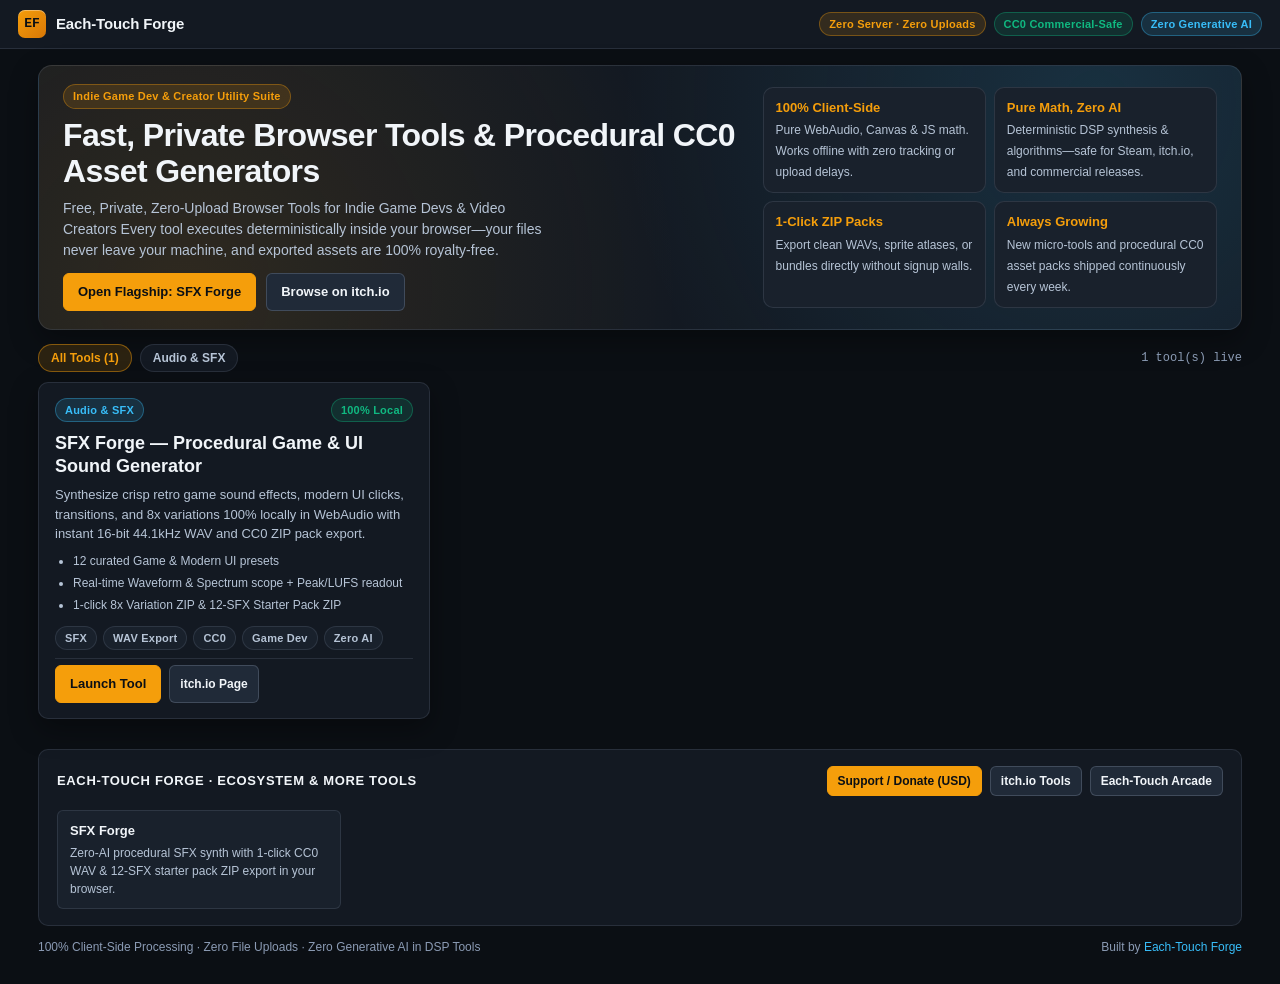
<file: docs/index.html>
<!doctype html>
<html lang="en">
<head>
  <meta charset="utf-8" />
  <meta name="viewport" content="width=device-width, initial-scale=1" />
  <title>Each-Touch Forge — Free Browser Micro-Tools &amp; CC0 Game Dev Assets</title>
  <meta name="description" content="Free, Private, Zero-Upload Browser Tools for Indie Game Devs &amp; Video Creators No signups, no uploads, commercial-safe CC0 procedural exports." />
  <link rel="canonical" href="https://each-touch.github.io/forge-tools/" />
  <meta property="og:type" content="website" />
  <meta property="og:title" content="Each-Touch Forge — Browser Micro-Tools &amp; CC0 Assets" />
  <meta property="og:description" content="Free, Private, Zero-Upload Browser Tools for Indie Game Devs &amp; Video Creators" />
  <meta property="og:url" content="https://each-touch.github.io/forge-tools/" />
  <link rel="icon" href="data:image/svg+xml,%3Csvg xmlns='http://www.w3.org/2000/svg' viewBox='0 0 32 32'%3E%3Crect width='32' height='32' rx='7' fill='%23f59e0b'/%3E%3Ctext x='16' y='21' text-anchor='middle' font-family='monospace' font-weight='800' font-size='14' fill='%230b0f14'%3EEF%3C/text%3E%3C/svg%3E" />
  <link rel="stylesheet" href="./shared/theme.css" />
  <script type="application/ld+json">{"@context": "https://schema.org", "@type": "WebSite", "name": "Each-Touch Forge", "url": "https://each-touch.github.io/forge-tools/", "description": "Free, Private, Zero-Upload Browser Tools for Indie Game Devs & Video Creators", "mainEntity": {"@type": "ItemList", "itemListElement": [{"@type": "ListItem", "position": 1, "name": "SFX Forge — Procedural Game & UI Sound Generator", "url": "https://each-touch.github.io/forge-tools/sfx-forge/"}]}}</script>
  <style>
    .hub-main {
      max-width: 1240px;
      margin: 0 auto;
      padding: 16px 18px 12px;
    }
    .hub-hero {
      background: radial-gradient(circle at 88% 14%, rgba(56, 189, 248, 0.14), transparent 44%),
                  radial-gradient(circle at 12% 85%, rgba(245, 158, 11, 0.12), transparent 46%),
                  var(--bg-surface);
      border: 1px solid var(--border-subtle);
      border-radius: var(--radius-lg);
      padding: 18px 24px;
      display: grid;
      grid-template-columns: 1.5fr 1fr;
      gap: 18px;
      align-items: center;
      box-shadow: var(--shadow-card);
    }
    .hub-hero h1 {
      margin: 8px 0 8px;
      font-size: clamp(22px, 3.2vw, 32px);
      line-height: 1.15;
      letter-spacing: -0.02em;
    }
    .hub-hero p {
      margin: 0 0 12px;
      color: var(--text-secondary);
      font-size: 14px;
      max-width: 62ch;
    }
    .hub-hero-cta {
      display: flex;
      gap: 10px;
      flex-wrap: wrap;
    }
    .hub-pillars {
      display: grid;
      grid-template-columns: 1fr 1fr;
      gap: 8px;
    }
    .hub-pillar {
      background: var(--bg-panel);
      border: 1px solid var(--border-subtle);
      border-radius: var(--radius-md);
      padding: 10px 12px;
    }
    .hub-pillar strong {
      display: block;
      font-size: 13px;
      color: var(--accent-amber);
      margin-bottom: 2px;
    }
    .hub-pillar span {
      font-size: 12px;
      color: var(--text-secondary);
    }
    .hub-toolbar {
      margin: 14px 0 10px;
      display: flex;
      align-items: center;
      justify-content: space-between;
      gap: 12px;
      flex-wrap: wrap;
    }
    .cat-bar {
      display: flex;
      gap: 8px;
      flex-wrap: wrap;
    }
    .cat-chip {
      padding: 6px 12px;
      border-radius: 999px;
      border: 1px solid var(--border-subtle);
      background: var(--bg-surface);
      color: var(--text-secondary);
      font-size: 12px;
      font-weight: 600;
      cursor: pointer;
    }
    .cat-chip.active {
      background: var(--accent-amber-soft);
      border-color: rgba(245, 158, 11, 0.45);
      color: var(--accent-amber);
    }
    .hub-grid {
      display: grid;
      grid-template-columns: repeat(auto-fill, minmax(320px, 1fr));
      gap: 14px;
    }
    .hub-card {
      background: var(--bg-surface);
      border: 1px solid var(--border-subtle);
      border-radius: var(--radius-md);
      padding: 15px 16px;
      display: flex;
      flex-direction: column;
      gap: 8px;
      box-shadow: var(--shadow-card);
      transition: border-color 0.16s ease, transform 0.16s ease;
    }
    .hub-card:hover {
      border-color: rgba(56, 189, 248, 0.5);
      transform: translateY(-2px);
    }
    .hub-card-top {
      display: flex;
      align-items: center;
      justify-content: space-between;
      gap: 8px;
    }
    .hub-card h2 {
      margin: 2px 0 0;
      font-size: 18px;
      line-height: 1.25;
    }
    .hub-card h2 a {
      color: var(--text-primary);
    }
    .hub-card-desc {
      margin: 0;
      color: var(--text-secondary);
      font-size: 13px;
    }
    .hub-highlights {
      margin: 0;
      padding-left: 18px;
      color: var(--text-secondary);
      font-size: 12px;
      display: flex;
      flex-direction: column;
      gap: 4px;
    }
    .hub-tags {
      display: flex;
      gap: 6px;
      flex-wrap: wrap;
      margin-top: auto;
      padding-top: 4px;
    }
    .hub-card-actions {
      display: flex;
      gap: 8px;
      flex-wrap: wrap;
      padding-top: 6px;
      border-top: 1px solid var(--border-subtle);
    }
    @media (max-width: 820px) {
      .hub-hero {
        grid-template-columns: 1fr;
        padding: 20px 16px;
      }
      .hub-pillars {
        grid-template-columns: 1fr;
      }
      .hub-grid {
        grid-template-columns: 1fr;
      }
    }
  </style>
</head>
<body>
  <header class="forge-topbar">
    <a class="forge-brand" href="./">
      <span class="forge-logo-mark">EF</span>
      <span>Each-Touch Forge</span>
    </a>
    <div class="forge-badges">
      <span class="badge badge-amber">Zero Server · Zero Uploads</span>
      <span class="badge badge-green">CC0 Commercial-Safe</span>
      <span class="badge badge-cyan">Zero Generative AI</span>
    </div>
  </header>

  <main class="hub-main">
    <section class="hub-hero">
      <div>
        <span class="badge badge-amber">Indie Game Dev &amp; Creator Utility Suite</span>
        <h1>Fast, Private Browser Tools &amp; Procedural CC0 Asset Generators</h1>
        <p>Free, Private, Zero-Upload Browser Tools for Indie Game Devs &amp; Video Creators Every tool executes deterministically inside your browser—your files never leave your machine, and exported assets are 100% royalty-free.</p>
        <div class="hub-hero-cta">
          <a class="btn btn-primary" href="./sfx-forge/">Open Flagship: SFX Forge</a>
          <a class="btn" href="https://each-touch.itch.io/" target="_blank" rel="noopener noreferrer">Browse on itch.io</a>
        </div>
      </div>
      <div class="hub-pillars">
        <div class="hub-pillar">
          <strong>100% Client-Side</strong>
          <span>Pure WebAudio, Canvas &amp; JS math. Works offline with zero tracking or upload delays.</span>
        </div>
        <div class="hub-pillar">
          <strong>Pure Math, Zero AI</strong>
          <span>Deterministic DSP synthesis &amp; algorithms—safe for Steam, itch.io, and commercial releases.</span>
        </div>
        <div class="hub-pillar">
          <strong>1-Click ZIP Packs</strong>
          <span>Export clean WAVs, sprite atlases, or bundles directly without signup walls.</span>
        </div>
        <div class="hub-pillar">
          <strong>Always Growing</strong>
          <span>New micro-tools and procedural CC0 asset packs shipped continuously every week.</span>
        </div>
      </div>
    </section>

    <div class="hub-toolbar" id="tools">
      <div class="cat-bar" id="cat-bar">
        <button class="cat-chip active" type="button" data-cat="all">All Tools (1)</button><button class="cat-chip" type="button" data-cat="Audio &amp; SFX">Audio &amp; SFX</button>
      </div>
      <span class="mono" style="color: var(--text-muted); font-size: 12px;">1 tool(s) live</span>
    </div>

    <section class="hub-grid" id="hub-grid">
      
            <article class="hub-card" data-category="Audio &amp; SFX">
              <div class="hub-card-top">
                <span class="badge badge-cyan">Audio &amp; SFX</span>
                <span class="badge badge-green">100% Local</span>
              </div>
              <h2><a href="./sfx-forge/">SFX Forge — Procedural Game &amp; UI Sound Generator</a></h2>
              <p class="hub-card-desc">Synthesize crisp retro game sound effects, modern UI clicks, transitions, and 8x variations 100% locally in WebAudio with instant 16-bit 44.1kHz WAV and CC0 ZIP pack export.</p>
              <ul class="hub-highlights"><li>12 curated Game &amp; Modern UI presets</li><li>Real-time Waveform &amp; Spectrum scope + Peak/LUFS readout</li><li>1-click 8x Variation ZIP &amp; 12-SFX Starter Pack ZIP</li></ul>
              <div class="hub-tags"><span class="badge">SFX</span><span class="badge">WAV Export</span><span class="badge">CC0</span><span class="badge">Game Dev</span><span class="badge">Zero AI</span></div>
              <div class="hub-card-actions">
                <a class="btn btn-primary" href="./sfx-forge/">Launch Tool</a>
                <a class="btn btn-sm" href="https://each-touch.itch.io/sfx-forge" target="_blank" rel="noopener noreferrer">itch.io Page</a>
              </div>
            </article>
            
    </section>
  </main>

  <footer id="forge-monetization-footer"></footer>

  <script src="./site-config.js"></script>
  <script src="./shared/monetization.js"></script>
  <script>
    (function () {
      var chips = document.querySelectorAll(".cat-chip");
      var cards = document.querySelectorAll(".hub-card");
      chips.forEach(function (chip) {
        chip.addEventListener("click", function () {
          var cat = chip.getAttribute("data-cat");
          chips.forEach(function (c) { c.classList.remove("active"); });
          chip.classList.add("active");
          cards.forEach(function (card) {
            card.style.display = (cat === "all" || card.getAttribute("data-category") === cat) ? "flex" : "none";
          });
        });
      });
    })();
  </script>
</body>
</html>
</file>
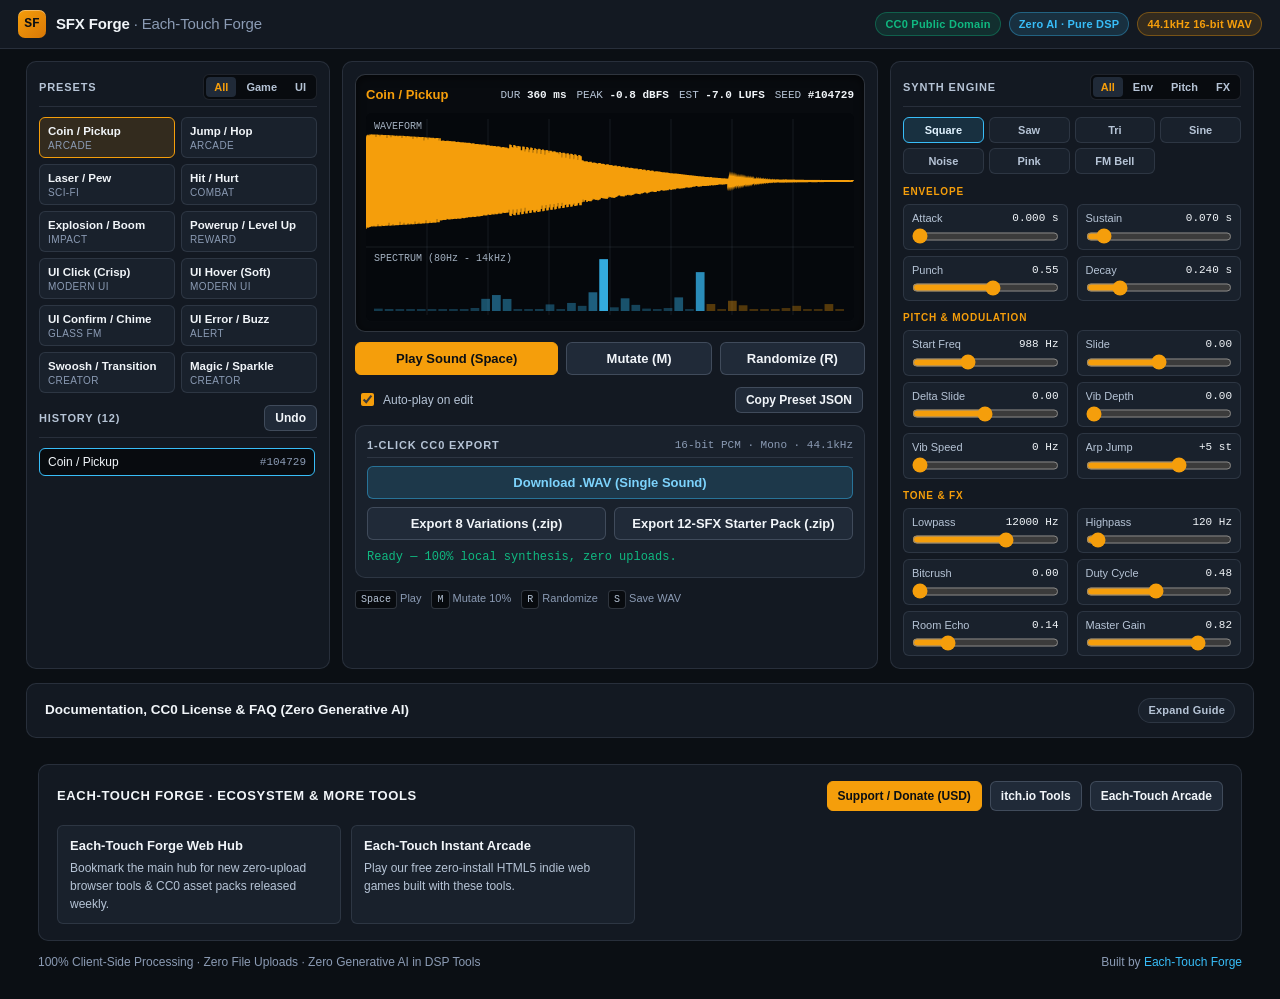
<file: docs/sfx-forge/index.html>
<!doctype html>
<html lang="en">
<head>
  <meta charset="utf-8" />
  <meta name="viewport" content="width=device-width, initial-scale=1" />
  <title>SFX Forge — Procedural Game &amp; UI Sound Effect Generator (CC0 WAV &amp; ZIP)</title>
  <meta name="description" content="Free zero-AI procedural sound effect generator for indie game devs and video creators. Synthesize retro arcade &amp; modern UI SFX locally and export 16-bit 44.1kHz WAV or 12-SFX CC0 ZIP packs in 1 click." />
  <link rel="canonical" href="https://each-touch.github.io/forge-tools/sfx-forge/" />
  <meta property="og:type" content="website" />
  <meta property="og:title" content="SFX Forge — Procedural Game &amp; UI Sound Generator" />
  <meta property="og:description" content="100% browser-based DSP synth. Generate Coin, Jump, Laser, UI Click, Swoosh &amp; 8x variation CC0 ZIP packs with zero generative AI." />
  <meta property="og:url" content="https://each-touch.github.io/forge-tools/sfx-forge/" />
  <link rel="icon" href="data:image/svg+xml,%3Csvg xmlns='http://www.w3.org/2000/svg' viewBox='0 0 32 32'%3E%3Crect width='32' height='32' rx='7' fill='%23f59e0b'/%3E%3Ctext x='16' y='21' text-anchor='middle' font-family='monospace' font-weight='800' font-size='14' fill='%230b0f14'%3ESF%3C/text%3E%3C/svg%3E" />
  <link rel="stylesheet" href="../shared/theme.css" />
  <link rel="stylesheet" href="./style.css" />
  <script type="application/ld+json">
  {
    "@context": "https://schema.org",
    "@type": "SoftwareApplication",
    "name": "SFX Forge",
    "applicationCategory": "MultimediaApplication",
    "operatingSystem": "Web Browser",
    "offers": {
      "@type": "Offer",
      "price": "0",
      "priceCurrency": "USD"
    },
    "description": "Zero-AI procedural game and UI sound effect synthesizer running 100% client-side with 1-click 16-bit 44.1kHz WAV and CC0 ZIP pack export."
  }
  </script>
  <script type="application/ld+json">
  {
    "@context": "https://schema.org",
    "@type": "FAQPage",
    "mainEntity": [
      {
        "@type": "Question",
        "name": "Are sounds exported from SFX Forge commercial-safe and CC0?",
        "acceptedAnswer": {
          "@type": "Answer",
          "text": "Yes. Every sound is synthesized deterministically on your device from pure mathematical waveforms and filters with zero generative AI or copyrighted samples. All exported WAVs and ZIP packs are released under CC0 1.0 Public Domain."
        }
      },
      {
        "@type": "Question",
        "name": "Do my audio settings or files get uploaded to a server?",
        "acceptedAnswer": {
          "@type": "Answer",
          "text": "No. SFX Forge runs 100% inside your browser using JavaScript PCM buffers and WebAudio, making it completely private and usable offline."
        }
      },
      {
        "@type": "Question",
        "name": "What audio format does SFX Forge export?",
        "acceptedAnswer": {
          "@type": "Answer",
          "text": "Uncompressed 16-bit PCM mono WAV at 44,100 Hz, compatible with Godot, Unity, Unreal, Premiere, DaVinci Resolve, and CapCut."
        }
      }
    ]
  }
  </script>
</head>
<body data-forge-slug="sfx-forge">
  <header class="forge-topbar">
    <a class="forge-brand" href="../">
      <span class="forge-logo-mark">SF</span>
      <span>SFX Forge <span style="color: var(--text-muted); font-weight: 500;">· Each-Touch Forge</span></span>
    </a>
    <div class="forge-badges">
      <span class="badge badge-green">CC0 Public Domain</span>
      <span class="badge badge-cyan">Zero AI · Pure DSP</span>
      <span class="badge badge-amber">44.1kHz 16-bit WAV</span>
    </div>
  </header>

  <main class="sfx-shell">
    <section class="studio-grid" aria-label="SFX Synthesizer Console">
      <!-- Left Rail: Presets & History -->
      <aside class="studio-card">
        <div class="panel-head">
          <span class="panel-title">Presets</span>
          <div class="seg-tabs" role="tablist" aria-label="Preset Categories">
            <button class="seg-tab active" type="button" data-cat-tab="all">All</button>
            <button class="seg-tab" type="button" data-cat-tab="game">Game</button>
            <button class="seg-tab" type="button" data-cat-tab="ui">UI</button>
          </div>
        </div>
        <div class="preset-grid" id="preset-grid"></div>

        <div class="panel-head" style="margin-top: 2px;">
          <span class="panel-title">History (12)</span>
          <button class="btn btn-sm" type="button" id="btn-undo">Undo</button>
        </div>
        <div class="history-list" id="history-list" aria-label="Sound History"></div>
      </aside>

      <!-- Center Stage: Scope, Transport & Batch Export -->
      <section class="studio-card center-stage">
        <div class="oled-frame">
          <div class="oled-hud">
            <span class="oled-name" id="hud-name">Coin / Pickup</span>
            <div class="oled-metrics mono">
              <span>DUR <strong id="hud-dur">0 ms</strong></span>
              <span>PEAK <strong id="hud-peak">0.0 dBFS</strong></span>
              <span>EST <strong id="hud-lufs">-14.0 LUFS</strong></span>
              <span>SEED <strong id="hud-seed">#104729</strong></span>
            </div>
          </div>
          <canvas id="scope-canvas" class="scope-canvas" aria-label="Waveform and Frequency Spectrum"></canvas>
        </div>

        <div class="transport-row">
          <button class="btn btn-primary btn-play-main" type="button" id="btn-play">Play Sound (Space)</button>
          <button class="btn" type="button" id="btn-mutate">Mutate (M)</button>
          <button class="btn" type="button" id="btn-random">Randomize (R)</button>
        </div>

        <div class="transport-subrow">
          <label class="toggle-label">
            <input type="checkbox" id="toggle-autoplay" checked />
            <span>Auto-play on edit</span>
          </label>
          <button class="btn btn-sm" type="button" id="btn-copy-json">Copy Preset JSON</button>
        </div>

        <div class="export-deck">
          <div class="panel-head" style="padding-bottom: 4px;">
            <span class="panel-title">1-Click CC0 Export</span>
            <span class="mono" style="font-size: 11px; color: var(--text-muted);">16-bit PCM · Mono · 44.1kHz</span>
          </div>
          <div class="export-grid">
            <button class="btn btn-cyan btn-full" type="button" id="btn-export-wav">Download .WAV (Single Sound)</button>
            <button class="btn" type="button" id="btn-export-var-zip">Export 8 Variations (.zip)</button>
            <button class="btn" type="button" id="btn-export-pack-zip">Export 12-SFX Starter Pack (.zip)</button>
          </div>
          <div class="status-strip mono" id="export-status" role="status" aria-live="polite">Ready — 100% local synthesis, zero uploads.</div>
        </div>

        <div class="shortcut-strip">
          <span><span class="kbd">Space</span> Play</span>
          <span><span class="kbd">M</span> Mutate 10%</span>
          <span><span class="kbd">R</span> Randomize</span>
          <span><span class="kbd">S</span> Save WAV</span>
        </div>
      </section>

      <!-- Right Rack: Waveform & Synth Parameters -->
      <aside class="studio-card rack-card">
        <div class="panel-head">
          <span class="panel-title">Synth Engine</span>
          <div class="seg-tabs" role="tablist" aria-label="Parameter Sections">
            <button class="seg-tab active" type="button" data-rack-tab="all">All</button>
            <button class="seg-tab" type="button" data-rack-tab="envelope">Env</button>
            <button class="seg-tab" type="button" data-rack-tab="pitch">Pitch</button>
            <button class="seg-tab" type="button" data-rack-tab="tone">FX</button>
          </div>
        </div>
        <div class="wave-pills" id="wave-pills" role="group" aria-label="Waveform"></div>
        <div class="rack-scroll" id="param-rack"></div>
      </aside>
    </section>

    <details class="seo-docs">
      <summary>
        <span>Documentation, CC0 License &amp; FAQ (Zero Generative AI)</span>
        <span class="badge">Expand Guide</span>
      </summary>
      <div class="seo-docs-grid">
        <article class="seo-block">
          <h2>How to Use SFX Forge</h2>
          <ul>
            <li>Pick any <strong>Game</strong> or <strong>Modern UI</strong> preset on the left rail.</li>
            <li>Press <strong>Mutate (M)</strong> for subtle organic variants so repeated hits or UI clicks never sound robotic.</li>
            <li>Download a single <strong>.WAV</strong>, export <strong>8 Variations (.zip)</strong>, or grab the complete <strong>12-SFX Starter Pack (.zip)</strong> with manifest &amp; license inside.</li>
          </ul>
        </article>
        <article class="seo-block">
          <h2>CC0 Commercial License &amp; Zero AI</h2>
          <p>Every waveform is synthesized live using deterministic oscillators, FM bells, envelopes, and state-variable filters in your browser. Zero neural models or third-party recordings are used.</p>
          <p>All outputs are dedicated to the public domain (<strong>CC0 1.0</strong>) for indie games, YouTube, TikTok, and commercial software.</p>
        </article>
        <article class="seo-block">
          <h2>Quick FAQ</h2>
          <p><strong>Does anything upload to a server?</strong> No. Synthesis, WAV encoding, and ZIP archiving happen locally in memory.</p>
          <p><strong>Engine compatibility?</strong> Exports standard uncompressed 44.1kHz 16-bit mono WAV ready for Godot, Unity, Unreal, CapCut, Premiere, and DaVinci Resolve.</p>
        </article>
      </div>
    </details>
  </main>

  <footer id="forge-monetization-footer"></footer>

  <script src="../site-config.js"></script>
  <script src="../shared/monetization.js"></script>
  <script src="./app.js"></script>
</body>
</html>
</file>
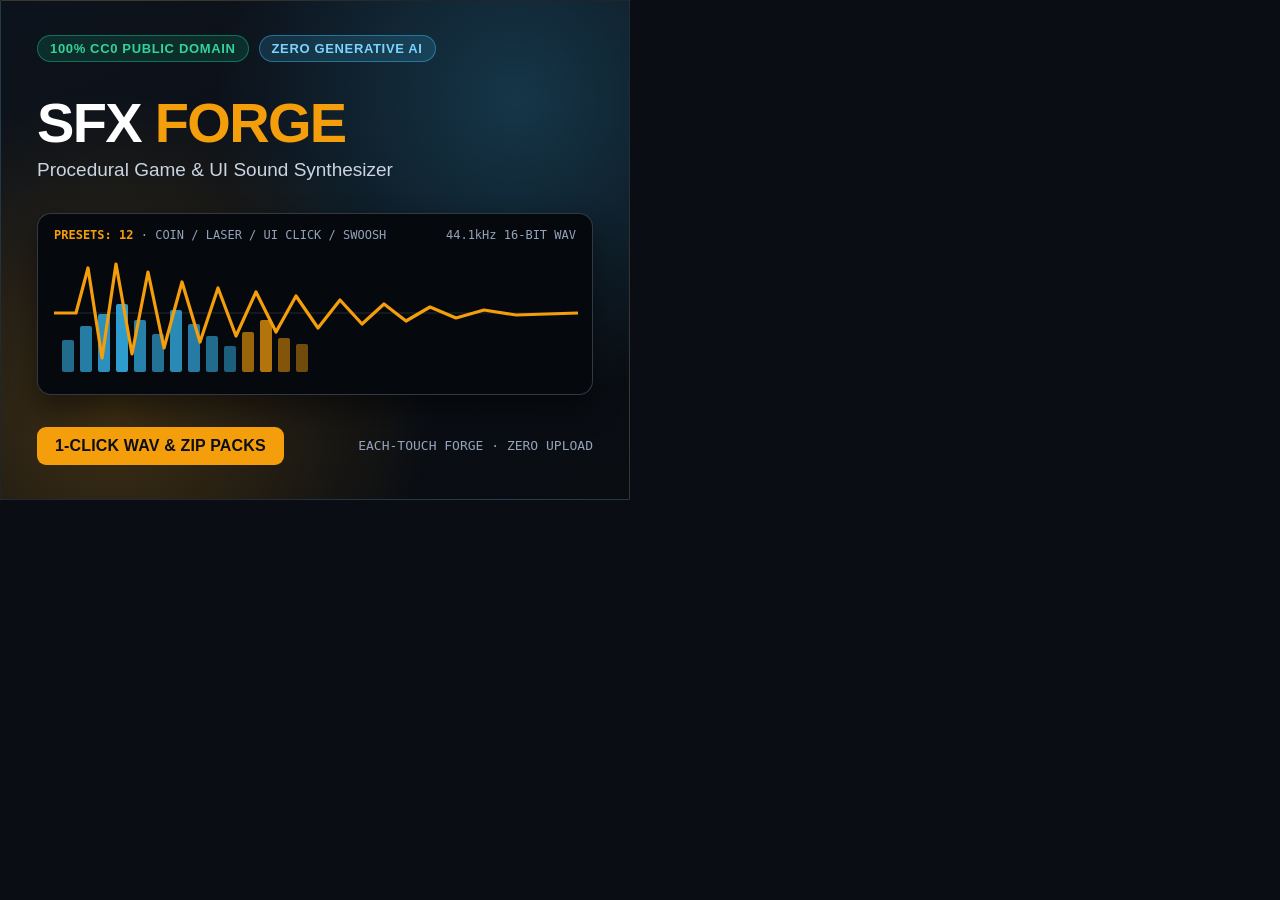
<file: scripts/render_cover.html>
<!doctype html>
<html lang="en">
<head>
  <meta charset="utf-8" />
  <style>
    * { box-sizing: border-box; }
    html, body {
      margin: 0;
      padding: 0;
      width: 630px;
      height: 500px;
      overflow: hidden;
      background: #0a0e14;
      color: #f8fafc;
      font-family: -apple-system, BlinkMacSystemFont, "Segoe UI", Roboto, Helvetica, Arial, sans-serif;
    }
    .cover {
      width: 630px;
      height: 500px;
      padding: 34px 36px;
      background:
        radial-gradient(circle at 82% 20%, rgba(56, 189, 248, 0.22), transparent 46%),
        radial-gradient(circle at 18% 82%, rgba(245, 158, 11, 0.22), transparent 48%),
        linear-gradient(155deg, #0d131c 0%, #090c11 100%);
      display: flex;
      flex-direction: column;
      justify-content: space-between;
      border: 1px solid rgba(148, 163, 184, 0.16);
    }
    .top-badges {
      display: flex;
      gap: 10px;
      align-items: center;
    }
    .pill {
      padding: 5px 12px;
      border-radius: 999px;
      font-size: 13px;
      font-weight: 700;
      letter-spacing: 0.05em;
      text-transform: uppercase;
    }
    .pill-green {
      background: rgba(16, 185, 129, 0.16);
      border: 1px solid rgba(16, 185, 129, 0.5);
      color: #34d399;
    }
    .pill-cyan {
      background: rgba(56, 189, 248, 0.16);
      border: 1px solid rgba(56, 189, 248, 0.45);
      color: #7dd3fc;
    }
    .title-block h1 {
      margin: 0 0 8px;
      font-size: 56px;
      line-height: 1.02;
      font-weight: 900;
      letter-spacing: -0.03em;
      color: #ffffff;
    }
    .title-block h1 span {
      color: #f59e0b;
    }
    .title-block p {
      margin: 0;
      font-size: 19px;
      color: #cbd5e1;
      font-weight: 500;
    }
    .scope-box {
      background: #05080c;
      border: 1.5px solid rgba(148, 163, 184, 0.32);
      border-radius: 14px;
      padding: 14px 16px;
      box-shadow: 0 14px 30px rgba(0, 0, 0, 0.48);
    }
    .scope-hud {
      display: flex;
      justify-content: space-between;
      font-family: ui-monospace, Menlo, monospace;
      font-size: 12px;
      color: #94a3b8;
      margin-bottom: 8px;
    }
    .scope-hud strong {
      color: #f59e0b;
    }
    .bottom-bar {
      display: flex;
      align-items: center;
      justify-content: space-between;
      gap: 12px;
    }
    .cta-pill {
      background: #f59e0b;
      color: #0b0f14;
      font-weight: 800;
      font-size: 16px;
      padding: 10px 18px;
      border-radius: 9px;
      letter-spacing: 0.01em;
    }
    .meta-txt {
      font-family: ui-monospace, Menlo, monospace;
      font-size: 13px;
      color: #94a3b8;
    }
  </style>
</head>
<body>
  <div class="cover">
    <div class="top-badges">
      <span class="pill pill-green">100% CC0 Public Domain</span>
      <span class="pill pill-cyan">Zero Generative AI</span>
    </div>
    <div class="title-block">
      <h1>SFX <span>FORGE</span></h1>
      <p>Procedural Game &amp; UI Sound Synthesizer</p>
    </div>
    <div class="scope-box">
      <div class="scope-hud">
        <span><strong>PRESETS: 12</strong> · COIN / LASER / UI CLICK / SWOOSH</span>
        <span>44.1kHz 16-BIT WAV</span>
      </div>
      <svg width="524" height="126" viewBox="0 0 524 126" xmlns="http://www.w3.org/2000/svg">
        <line x1="0" y1="63" x2="524" y2="63" stroke="rgba(148,163,184,0.22)" stroke-width="1"/>
        <!-- Spectrum bars -->
        <rect x="8" y="90" width="12" height="32" rx="2" fill="#38bdf8" opacity="0.55"/>
        <rect x="26" y="76" width="12" height="46" rx="2" fill="#38bdf8" opacity="0.65"/>
        <rect x="44" y="64" width="12" height="58" rx="2" fill="#38bdf8" opacity="0.75"/>
        <rect x="62" y="54" width="12" height="68" rx="2" fill="#38bdf8" opacity="0.82"/>
        <rect x="80" y="70" width="12" height="52" rx="2" fill="#38bdf8" opacity="0.68"/>
        <rect x="98" y="84" width="12" height="38" rx="2" fill="#38bdf8" opacity="0.58"/>
        <rect x="116" y="60" width="12" height="62" rx="2" fill="#38bdf8" opacity="0.72"/>
        <rect x="134" y="74" width="12" height="48" rx="2" fill="#38bdf8" opacity="0.64"/>
        <rect x="152" y="86" width="12" height="36" rx="2" fill="#38bdf8" opacity="0.55"/>
        <rect x="170" y="96" width="12" height="26" rx="2" fill="#38bdf8" opacity="0.48"/>
        <rect x="188" y="82" width="12" height="40" rx="2" fill="#f59e0b" opacity="0.62"/>
        <rect x="206" y="70" width="12" height="52" rx="2" fill="#f59e0b" opacity="0.72"/>
        <rect x="224" y="88" width="12" height="34" rx="2" fill="#f59e0b" opacity="0.52"/>
        <rect x="242" y="94" width="12" height="28" rx="2" fill="#f59e0b" opacity="0.45"/>
        <!-- Crisp hardware waveform -->
        <polyline fill="none" stroke="#f59e0b" stroke-width="3.2" stroke-linejoin="round"
          points="0,63 22,63 34,18 48,108 62,14 78,104 94,22 110,98 128,32 146,92 164,38 182,86 202,42 222,82 242,46 264,78 286,50 308,74 330,54 352,71 376,57 402,68 430,60 462,65 524,63"/>
      </svg>
    </div>
    <div class="bottom-bar">
      <span class="cta-pill">1-CLICK WAV &amp; ZIP PACKS</span>
      <span class="meta-txt">EACH-TOUCH FORGE · ZERO UPLOAD</span>
    </div>
  </div>
</body>
</html>
</file>
<file: docs/shared/theme.css>
:root {
  --bg-page: #0b0f14;
  --bg-surface: #131922;
  --bg-panel: #19212c;
  --bg-elevated: #202a38;
  --bg-inset: #080b0f;
  --border-subtle: rgba(148, 163, 184, 0.16);
  --border-strong: rgba(148, 163, 184, 0.28);
  --text-primary: #f1f5f9;
  --text-secondary: #b6c4d6;
  --text-muted: #8b9bb4;
  --accent-amber: #f59e0b;
  --accent-amber-hover: #fbbf24;
  --accent-amber-soft: rgba(245, 158, 11, 0.14);
  --accent-cyan: #38bdf8;
  --accent-cyan-soft: rgba(56, 189, 248, 0.14);
  --accent-green: #10b981;
  --accent-green-soft: rgba(16, 185, 129, 0.14);
  --accent-rose: #f43f5e;
  --radius-sm: 6px;
  --radius-md: 10px;
  --radius-lg: 14px;
  --shadow-card: 0 10px 28px rgba(0, 0, 0, 0.35);
  --font-sans: -apple-system, BlinkMacSystemFont, "Segoe UI", Roboto, Helvetica, Arial, sans-serif;
  --font-mono: ui-monospace, SFMono-Regular, Menlo, Monaco, Consolas, "Liberation Mono", monospace;
}

*,
*::before,
*::after {
  box-sizing: border-box;
}

html,
body {
  margin: 0;
  padding: 0;
  background-color: var(--bg-page);
  color: var(--text-primary);
  font-family: var(--font-sans);
  font-size: 14px;
  line-height: 1.5;
  -webkit-font-smoothing: antialiased;
  overflow-x: hidden;
}

a {
  color: var(--accent-cyan);
  text-decoration: none;
}

a:hover {
  text-decoration: underline;
}

button,
input,
select {
  font-family: inherit;
}

.mono {
  font-family: var(--font-mono);
  font-variant-numeric: tabular-nums;
}

.forge-topbar {
  display: flex;
  align-items: center;
  justify-content: space-between;
  gap: 12px;
  padding: 10px 18px;
  background: var(--bg-surface);
  border-bottom: 1px solid var(--border-subtle);
  flex-wrap: wrap;
}

.forge-brand {
  display: inline-flex;
  align-items: center;
  gap: 10px;
  color: var(--text-primary);
  font-weight: 700;
  font-size: 15px;
  letter-spacing: -0.01em;
}

.forge-brand:hover {
  text-decoration: none;
  color: var(--accent-amber);
}

.forge-logo-mark {
  display: inline-flex;
  align-items: center;
  justify-content: center;
  width: 28px;
  height: 28px;
  border-radius: 7px;
  background: linear-gradient(135deg, #f59e0b 0%, #d97706 100%);
  color: #0b0f14;
  font-weight: 800;
  font-size: 13px;
  font-family: var(--font-mono);
  box-shadow: inset 0 1px 0 rgba(255, 255, 255, 0.35);
}

.forge-badges {
  display: flex;
  align-items: center;
  gap: 8px;
  flex-wrap: wrap;
}

.badge {
  display: inline-flex;
  align-items: center;
  gap: 5px;
  padding: 3px 9px;
  border-radius: 999px;
  font-size: 11px;
  font-weight: 600;
  letter-spacing: 0.02em;
  border: 1px solid var(--border-subtle);
  background: var(--bg-panel);
  color: var(--text-secondary);
  white-space: nowrap;
}

.badge-amber {
  background: var(--accent-amber-soft);
  border-color: rgba(245, 158, 11, 0.35);
  color: var(--accent-amber);
}

.badge-cyan {
  background: var(--accent-cyan-soft);
  border-color: rgba(56, 189, 248, 0.35);
  color: var(--accent-cyan);
}

.badge-green {
  background: var(--accent-green-soft);
  border-color: rgba(16, 185, 129, 0.35);
  color: var(--accent-green);
}

.btn {
  display: inline-flex;
  align-items: center;
  justify-content: center;
  gap: 7px;
  padding: 8px 14px;
  border-radius: var(--radius-sm);
  border: 1px solid var(--border-strong);
  background: var(--bg-elevated);
  color: var(--text-primary);
  font-size: 13px;
  font-weight: 600;
  cursor: pointer;
  transition: background-color 0.14s ease, border-color 0.14s ease, transform 0.08s ease;
  white-space: nowrap;
}

.btn:hover {
  background: #273446;
  border-color: rgba(148, 163, 184, 0.45);
  text-decoration: none;
}

.btn:active {
  transform: translateY(1px);
}

.btn-primary {
  background: var(--accent-amber);
  border-color: var(--accent-amber);
  color: #0b0f14;
}

.btn-primary:hover {
  background: var(--accent-amber-hover);
  border-color: var(--accent-amber-hover);
  color: #0b0f14;
}

.btn-cyan {
  background: rgba(56, 189, 248, 0.15);
  border-color: rgba(56, 189, 248, 0.45);
  color: #7dd3fc;
}

.btn-cyan:hover {
  background: rgba(56, 189, 248, 0.24);
  border-color: var(--accent-cyan);
  color: #e0f2fe;
}

.btn-sm {
  padding: 5px 10px;
  font-size: 12px;
}

.forge-footer-wrap {
  max-width: 1240px;
  margin: 18px auto 28px;
  padding: 0 18px;
}

.forge-cross-panel {
  background: var(--bg-surface);
  border: 1px solid var(--border-subtle);
  border-radius: var(--radius-md);
  padding: 16px 18px;
  display: flex;
  flex-direction: column;
  gap: 14px;
}

.forge-cross-head {
  display: flex;
  align-items: center;
  justify-content: space-between;
  gap: 12px;
  flex-wrap: wrap;
}

.forge-cross-title {
  font-size: 13px;
  font-weight: 700;
  color: var(--text-primary);
  text-transform: uppercase;
  letter-spacing: 0.05em;
}

.forge-cross-actions {
  display: flex;
  align-items: center;
  gap: 8px;
  flex-wrap: wrap;
}

.forge-cross-grid {
  display: grid;
  grid-template-columns: repeat(auto-fill, minmax(230px, 1fr));
  gap: 10px;
}

.forge-mini-card {
  display: flex;
  flex-direction: column;
  gap: 4px;
  padding: 10px 12px;
  border-radius: var(--radius-sm);
  background: var(--bg-panel);
  border: 1px solid var(--border-subtle);
  color: var(--text-primary);
  transition: border-color 0.15s ease;
}

.forge-mini-card:hover {
  border-color: var(--accent-cyan);
  text-decoration: none;
}

.forge-mini-card strong {
  font-size: 13px;
  color: var(--text-primary);
}

.forge-mini-card span {
  font-size: 12px;
  color: var(--text-secondary);
}

.forge-ad-slot {
  margin-top: 14px;
  display: none;
  justify-content: center;
  align-items: center;
  min-height: 90px;
  background: var(--bg-surface);
  border: 1px solid var(--border-subtle);
  border-radius: var(--radius-md);
  overflow: hidden;
}

.forge-legal-bar {
  margin-top: 12px;
  display: flex;
  align-items: center;
  justify-content: space-between;
  gap: 10px;
  flex-wrap: wrap;
  font-size: 12px;
  color: var(--text-muted);
}
</file>
<file: docs/sfx-forge/style.css>
.sfx-shell {
  max-width: 1260px;
  margin: 0 auto;
  padding: 12px 16px 8px;
}

.studio-grid {
  display: grid;
  grid-template-columns: 304px minmax(0, 1fr) 364px;
  gap: 12px;
  align-items: stretch;
}

.studio-card {
  background: var(--bg-surface);
  border: 1px solid var(--border-subtle);
  border-radius: var(--radius-md);
  padding: 12px;
  display: flex;
  flex-direction: column;
  gap: 10px;
  min-width: 0;
}

.panel-head {
  display: flex;
  align-items: center;
  justify-content: space-between;
  gap: 8px;
  padding-bottom: 6px;
  border-bottom: 1px solid var(--border-subtle);
}

.panel-title {
  font-size: 11px;
  font-weight: 700;
  letter-spacing: 0.08em;
  text-transform: uppercase;
  color: var(--text-secondary);
}

.seg-tabs {
  display: inline-flex;
  background: var(--bg-inset);
  border: 1px solid var(--border-subtle);
  border-radius: var(--radius-sm);
  padding: 2px;
  gap: 2px;
}

.seg-tab {
  border: none;
  background: transparent;
  color: var(--text-secondary);
  font-size: 11px;
  font-weight: 600;
  padding: 4px 8px;
  border-radius: 4px;
  cursor: pointer;
  white-space: nowrap;
}

.seg-tab.active {
  background: var(--bg-elevated);
  color: var(--accent-amber);
}

.preset-grid {
  display: grid;
  grid-template-columns: repeat(2, minmax(0, 1fr));
  gap: 6px;
}

.preset-btn {
  display: flex;
  flex-direction: column;
  align-items: flex-start;
  gap: 2px;
  padding: 6px 8px;
  border-radius: var(--radius-sm);
  border: 1px solid var(--border-subtle);
  background: var(--bg-panel);
  color: var(--text-primary);
  cursor: pointer;
  text-align: left;
  transition: border-color 0.12s ease, background-color 0.12s ease;
  min-width: 0;
}

.preset-btn:hover {
  border-color: var(--accent-cyan);
  background: var(--bg-elevated);
}

.preset-btn.active {
  border-color: var(--accent-amber);
  background: var(--accent-amber-soft);
}

.preset-btn strong {
  font-size: 11.5px;
  font-weight: 600;
  line-height: 1.22;
  white-space: normal;
  word-break: keep-all;
  width: 100%;
}

.preset-btn span {
  font-size: 10px;
  color: var(--text-muted);
  text-transform: uppercase;
  letter-spacing: 0.04em;
}

.history-list {
  display: flex;
  flex-direction: column;
  gap: 5px;
  max-height: 205px;
  overflow-y: auto;
  padding-right: 2px;
}

.history-item {
  display: flex;
  align-items: center;
  justify-content: space-between;
  gap: 6px;
  padding: 6px 8px;
  border-radius: var(--radius-sm);
  border: 1px solid var(--border-subtle);
  background: var(--bg-inset);
  color: var(--text-secondary);
  font-size: 12px;
  cursor: pointer;
  text-align: left;
  width: 100%;
}

.history-item:hover {
  border-color: var(--border-strong);
  color: var(--text-primary);
}

.history-item.active {
  border-color: var(--accent-cyan);
  color: var(--text-primary);
}

.history-item-meta {
  font-size: 11px;
  color: var(--text-muted);
  white-space: nowrap;
}

.oled-frame {
  background: var(--bg-inset);
  border: 1px solid var(--border-strong);
  border-radius: var(--radius-md);
  padding: 10px;
  display: flex;
  flex-direction: column;
  gap: 8px;
  box-shadow: inset 0 2px 10px rgba(0, 0, 0, 0.55);
}

.oled-hud {
  display: flex;
  align-items: center;
  justify-content: space-between;
  gap: 8px;
  flex-wrap: wrap;
}

.oled-name {
  font-size: 13px;
  font-weight: 700;
  color: var(--accent-amber);
}

.oled-metrics {
  display: flex;
  gap: 10px;
  flex-wrap: wrap;
  font-size: 11px;
  color: var(--text-secondary);
}

.oled-metrics span strong {
  color: var(--text-primary);
}

.scope-canvas {
  width: 100%;
  height: 208px;
  display: block;
  border-radius: 6px;
  background: #05080c;
}

.transport-row {
  display: grid;
  grid-template-columns: 1.4fr 1fr 1fr;
  gap: 8px;
}

.transport-subrow {
  display: flex;
  align-items: center;
  justify-content: space-between;
  gap: 10px;
  flex-wrap: wrap;
  padding: 2px;
}

.toggle-label {
  display: inline-flex;
  align-items: center;
  gap: 6px;
  font-size: 12px;
  color: var(--text-secondary);
  cursor: pointer;
}

.toggle-label input {
  accent-color: var(--accent-amber);
}

.export-deck {
  background: var(--bg-panel);
  border: 1px solid var(--border-subtle);
  border-radius: var(--radius-md);
  padding: 11px;
  display: flex;
  flex-direction: column;
  gap: 8px;
}

.export-grid {
  display: grid;
  grid-template-columns: 1fr 1fr;
  gap: 8px;
}

.export-grid .btn-full {
  grid-column: 1 / -1;
}

.status-strip {
  font-size: 12px;
  color: var(--accent-green);
  min-height: 18px;
}

.shortcut-strip {
  display: flex;
  gap: 10px;
  flex-wrap: wrap;
  font-size: 11px;
  color: var(--text-muted);
  padding-top: 2px;
}

.kbd {
  display: inline-block;
  padding: 1px 5px;
  border-radius: 4px;
  background: var(--bg-inset);
  border: 1px solid var(--border-strong);
  color: var(--text-secondary);
  font-family: var(--font-mono);
  font-size: 10px;
}

.wave-pills {
  display: grid;
  grid-template-columns: repeat(4, minmax(0, 1fr));
  gap: 5px;
}

.wave-pill {
  padding: 6px 4px;
  border-radius: var(--radius-sm);
  border: 1px solid var(--border-subtle);
  background: var(--bg-panel);
  color: var(--text-secondary);
  font-size: 11px;
  font-weight: 600;
  cursor: pointer;
  text-align: center;
  white-space: nowrap;
  overflow: hidden;
  text-overflow: ellipsis;
}

.wave-pill:hover {
  border-color: var(--accent-cyan);
  color: var(--text-primary);
}

.wave-pill.active {
  background: var(--accent-cyan-soft);
  border-color: var(--accent-cyan);
  color: #e0f2fe;
}

.rack-scroll {
  display: flex;
  flex-direction: column;
  gap: 9px;
}

.param-group {
  display: flex;
  flex-direction: column;
  gap: 5px;
}

.param-group.hidden {
  display: none;
}

.param-group-title {
  font-size: 10px;
  font-weight: 700;
  text-transform: uppercase;
  letter-spacing: 0.08em;
  color: var(--accent-amber);
}

.slider-grid {
  display: grid;
  grid-template-columns: repeat(2, minmax(0, 1fr));
  gap: 6px 9px;
}

.param-cell {
  background: var(--bg-panel);
  border: 1px solid var(--border-subtle);
  border-radius: var(--radius-sm);
  padding: 5px 8px;
  display: flex;
  flex-direction: column;
  gap: 2px;
  min-width: 0;
}

.param-label-row {
  display: flex;
  align-items: center;
  justify-content: space-between;
  gap: 4px;
  font-size: 11px;
}

.param-label-row label {
  color: var(--text-secondary);
  white-space: nowrap;
  overflow: hidden;
  text-overflow: ellipsis;
}

.param-val {
  color: var(--text-primary);
  font-size: 11px;
}

.param-cell input[type="range"] {
  width: 100%;
  margin: 0;
  accent-color: var(--accent-amber);
  cursor: pointer;
  height: 15px;
}

.seo-docs {
  margin-top: 14px;
  background: var(--bg-surface);
  border: 1px solid var(--border-subtle);
  border-radius: var(--radius-md);
  padding: 14px 18px;
}

.seo-docs summary {
  cursor: pointer;
  font-weight: 700;
  font-size: 13.5px;
  color: var(--text-primary);
  list-style: none;
  display: flex;
  align-items: center;
  justify-content: space-between;
}

.seo-docs-grid {
  margin-top: 12px;
  display: grid;
  grid-template-columns: repeat(3, minmax(0, 1fr));
  gap: 12px;
}

.seo-block {
  background: var(--bg-panel);
  border: 1px solid var(--border-subtle);
  border-radius: var(--radius-sm);
  padding: 12px 14px;
}

.seo-block h2 {
  margin: 0 0 8px;
  font-size: 14px;
  color: var(--accent-amber);
}

.seo-block p,
.seo-block li {
  margin: 0 0 6px;
  font-size: 12.5px;
  color: var(--text-secondary);
}

.seo-block ul {
  margin: 0;
  padding-left: 18px;
}

@media (max-width: 1100px) {
  .studio-grid {
    grid-template-columns: 245px minmax(0, 1fr);
  }
  .rack-card {
    grid-column: 1 / -1;
  }
}

@media (max-width: 740px) {
  .sfx-shell {
    padding: 10px 10px 6px;
  }
  .studio-grid {
    grid-template-columns: 1fr;
  }
  .center-stage {
    order: -1;
  }
  .transport-row {
    grid-template-columns: 1fr 1fr;
  }
  .transport-row .btn-play-main {
    grid-column: 1 / -1;
  }
  .export-grid {
    grid-template-columns: 1fr;
  }
  .wave-pills {
    grid-template-columns: repeat(3, minmax(0, 1fr));
  }
  .slider-grid {
    grid-template-columns: 1fr;
  }
  .seo-docs-grid {
    grid-template-columns: 1fr;
  }
}
</file>
